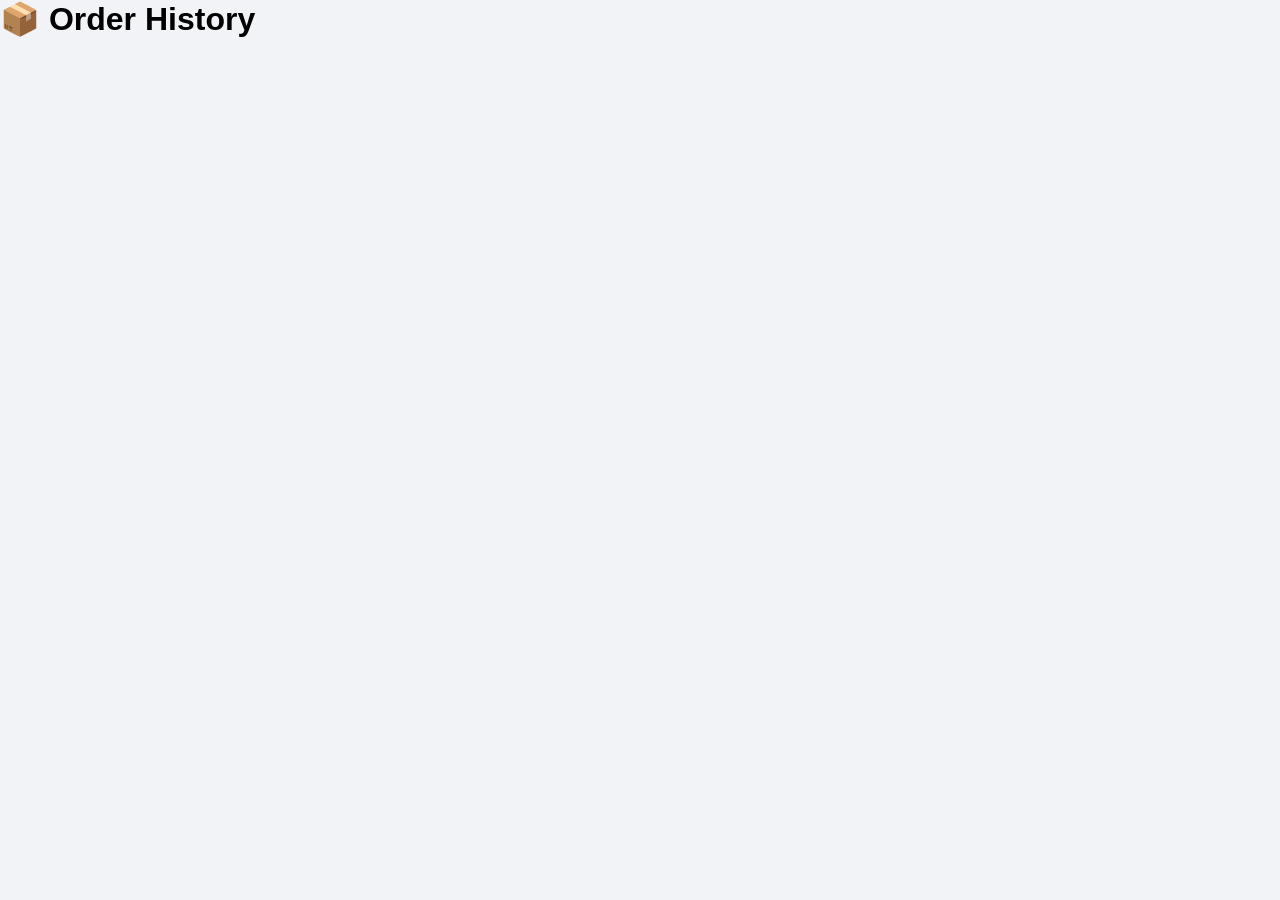
<file: frontend/admin-orders.html>
<!DOCTYPE html>
<html>
<head>
    <title>Admin Orders</title>
    <link rel="stylesheet" href="style.css">
</head>
<body>

<h1>📦 Order History</h1>

<div id="ordersContainer"></div>

<script>

const orders =
JSON.parse(
localStorage.getItem("orders")
) || [];

let html = "";

orders.forEach(order => {

html += `

<div class="card">

    <h3>${order.product}</h3>

    <p>Customer: ${order.customer}</p>

    <p>Phone: ${order.phone}</p>

    <p>Address: ${order.address}</p>

    <p>Payment: ${order.payment}</p>

    <p>Status: ${order.status}</p>

    <p>Date: ${order.orderDate}</p>

</div>

`;

});

document.getElementById(
"ordersContainer"
).innerHTML = html;

</script>

</body>
</html>
</file>
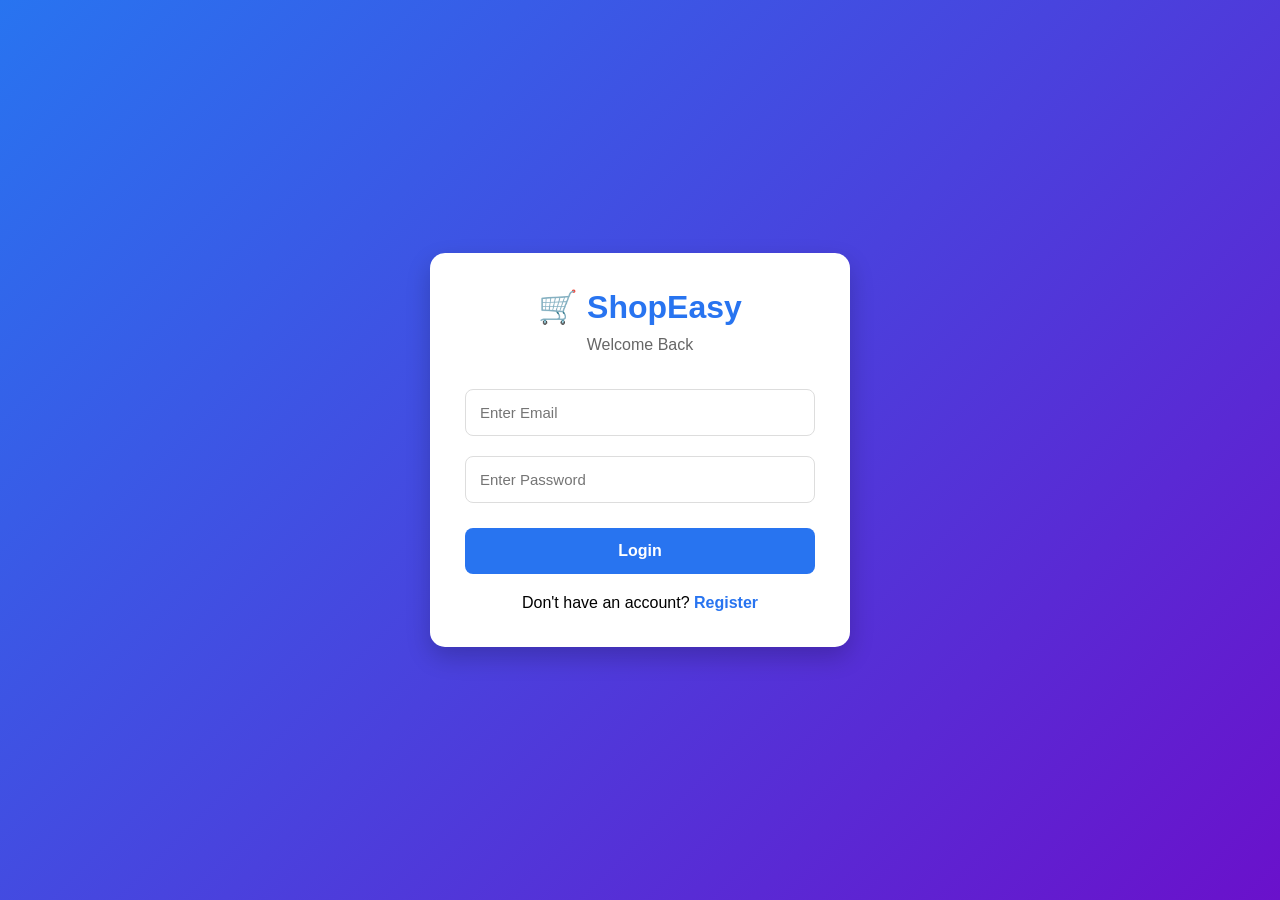
<file: frontend/admin.html>
<!DOCTYPE html>
<html>
<head>
    <title>Admin Panel</title>
    <link rel="stylesheet" href="style.css">
</head>

<body>

<h1>🛒 ShopEasy Admin Panel</h1>

<a href="admin-orders.html">
    📦 View Orders
</a>

<div class="admin-form">

    <input
    type="text"
    id="productName"
    placeholder="Product Name">

    <input
    type="number"
    id="productPrice"
    placeholder="Price">

    <input
    type="text"
    id="productCategory"
    placeholder="Category">

    <!-- CHANGED -->
    <input
    type="text"
    id="productImage"
    placeholder="images/product.jpg">

    <input
    type="text"
    id="productSizes"
    placeholder="Sizes (S,M,L,XL)">

    <button onclick="addProduct()">
        Add Product
    </button>

</div>

<h2>All Products</h2>

<div id="adminProducts"></div>

<button onclick="adminLogout()">
    Logout
</button>

<script src="admin.js"></script>

</body>
</html>
</file>
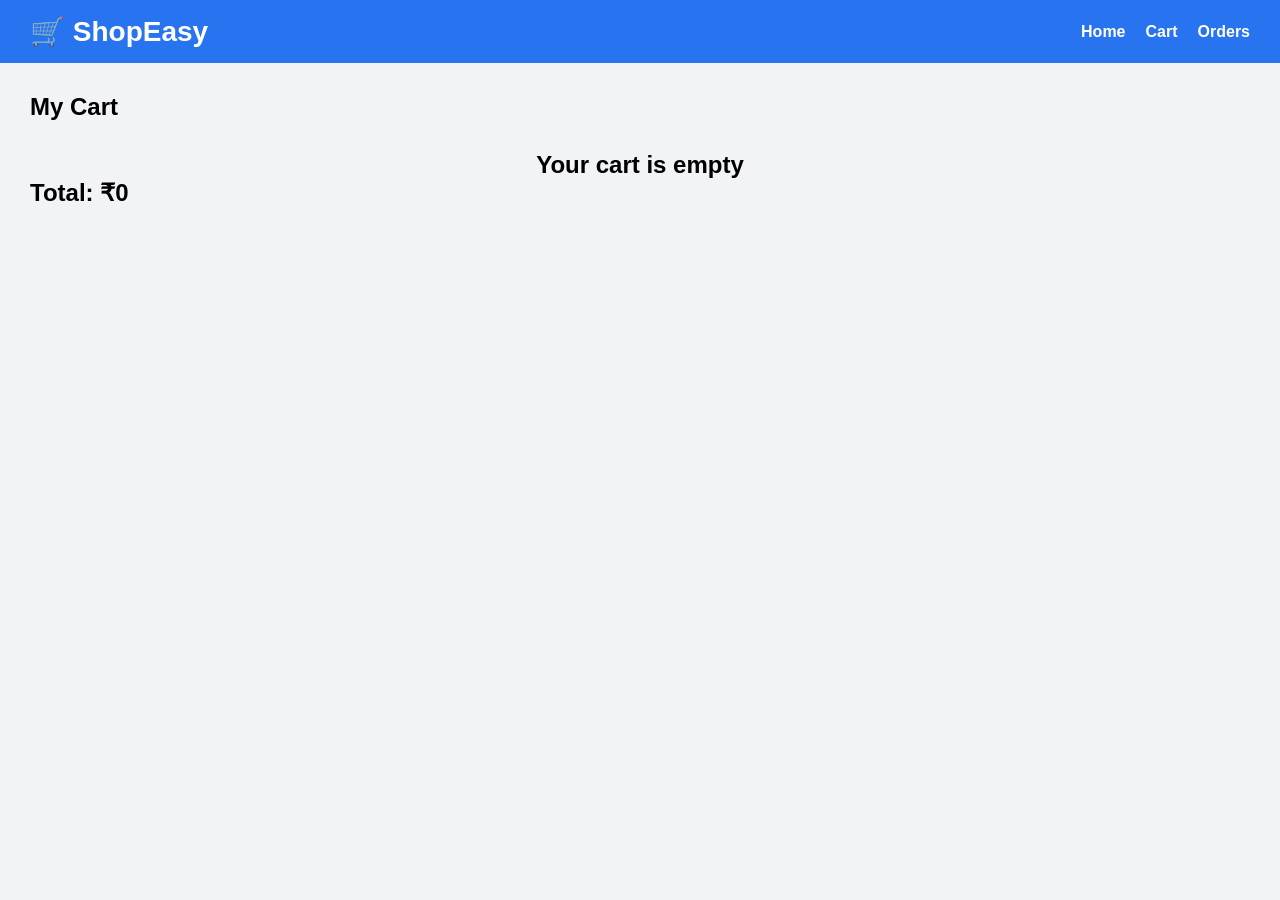
<file: frontend/card.html>
<!DOCTYPE html>
<html lang="en">
<head>
    <meta charset="UTF-8">
    <meta name="viewport" content="width=device-width, initial-scale=1.0">
    <title>Cart - ShopEasy</title>
    <link rel="stylesheet" href="style.css">
</head>
<body>

<header>
    <div class="logo">🛒 ShopEasy</div>

    <nav>
        <a href="index.html">Home</a>
        <a href="cart.html">Cart</a>
        <a href="orders.html">Orders</a>
    </nav>
</header>

<section class="cart-page" style="padding:30px;">
    <h1>My Cart</h1>
    <div id="cartContainer"></div>
    <h2 id="cartTotal">Total: ₹0</h2>
</section>

<script src="cart.js"></script>
</body>
</html>
</file>
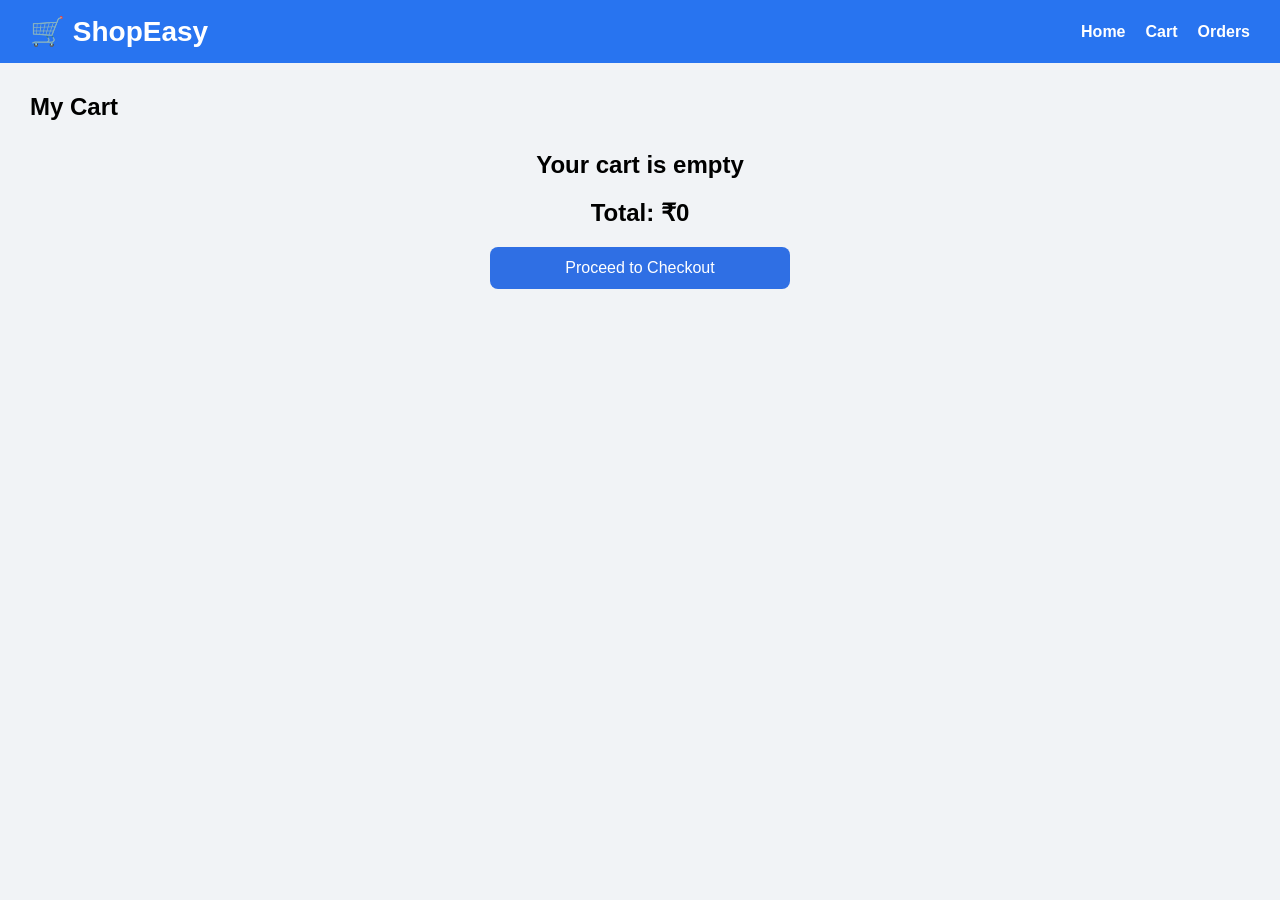
<file: frontend/cart.html>
<!DOCTYPE html>
<html lang="en">
<head>
    <meta charset="UTF-8">
    <meta name="viewport" content="width=device-width, initial-scale=1.0">
    <title>Cart - ShopEasy</title>
    <link rel="stylesheet" href="style.css">
</head>
<body>

<header>
    <div class="logo">🛒 ShopEasy</div>

    <nav>
        <a href="index.html">Home</a>
        <a href="cart.html">Cart</a>
        <a href="orders.html">Orders</a>
    </nav>
</header>

<section class="cart-page" style="padding:30px;">
    <h1 style="margin-bottom:15px;">My Cart</h1>

    <div id="cartContainer"></div>

    <h2 id="cartTotal" style="text-align:center; margin-top:20px;">Total: ₹0</h2>

    <div style="text-align:center; margin-top:20px;">
        <button class="btn" onclick="goToCheckout()" style="max-width:300px;">
            Proceed to Checkout
        </button>
    </div>
</section>

<script src="cart.js"></script>

</body>
</html>
</file>
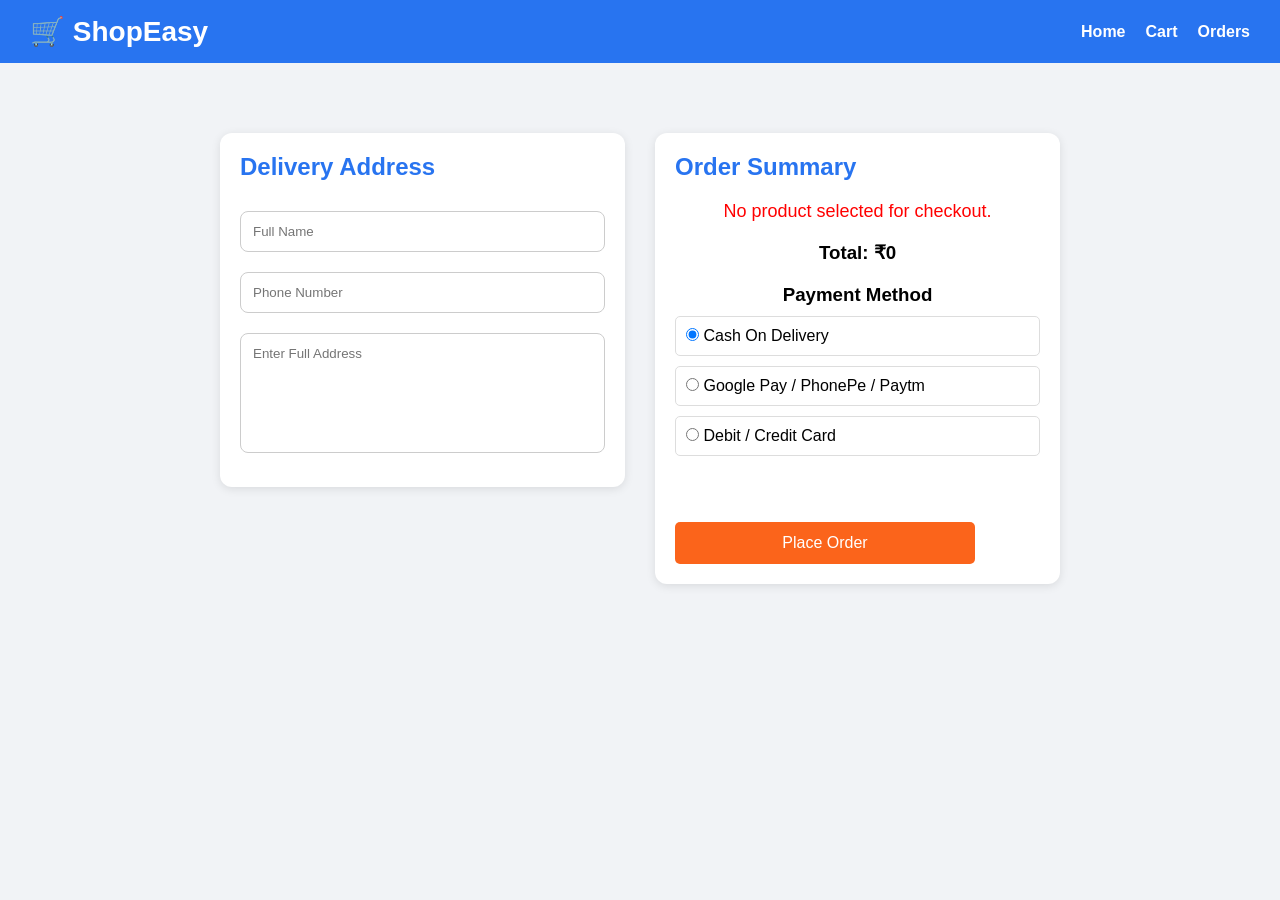
<file: frontend/checkout.html>
<!DOCTYPE html>
<html>
<head>
    <title>Checkout - ShopEasy</title>
    <link rel="stylesheet" href="style.css">
</head>
<body>

<header>
    <div class="logo">🛒 ShopEasy</div>
    <nav>
        <a href="index.html">Home</a>
        <a href="cart.html">Cart</a>
        <a href="orders.html">Orders</a>
    </nav>
</header>

<div class="checkout-container" style="display:flex; gap:30px; padding:30px; align-items:flex-start;">

    <div class="checkout-left" style="flex:1; background:#fff; padding:20px; border-radius:12px;">
        <h2>Delivery Address</h2>

        <input type="text" id="name" placeholder="Full Name" style="width:100%; padding:12px; margin:10px 0; border:1px solid #ccc; border-radius:8px;">

        <input type="text" id="phone" placeholder="Phone Number" style="width:100%; padding:12px; margin:10px 0; border:1px solid #ccc; border-radius:8px;">

        <textarea id="address" placeholder="Enter Full Address" style="width:100%; padding:12px; margin:10px 0; border:1px solid #ccc; border-radius:8px; min-height:120px;"></textarea>
    </div>

    <div class="checkout-right" style="flex:1; background:#fff; padding:20px; border-radius:12px;">
        <h2>Order Summary</h2>

        <div id="orderDetails"></div>

        <h3 id="checkoutTotal" style="margin-top:20px;">Total: ₹0</h3>

        <div class="payment-section" style="margin-top:20px;">
            <h3>Payment Method</h3>

            <label class="payment-option" style="display:block; margin:10px 0;">
                <input type="radio" name="payment" value="Cash On Delivery" checked>
                Cash On Delivery
            </label>

            <label class="payment-option" style="display:block; margin:10px 0;">
                <input type="radio" name="payment" value="UPI">
                Google Pay / PhonePe / Paytm
            </label>

            <label class="payment-option" style="display:block; margin:10px 0;">
                <input type="radio" name="payment" value="Card">
                Debit / Credit Card
            </label>
        </div>

        <br><br>

        <button onclick="placeOrder()" class="btn" style="max-width:300px;">
            Place Order
        </button>
    </div>

</div>

<script src="checkout.js"></script>

</body>
</html>
</file>
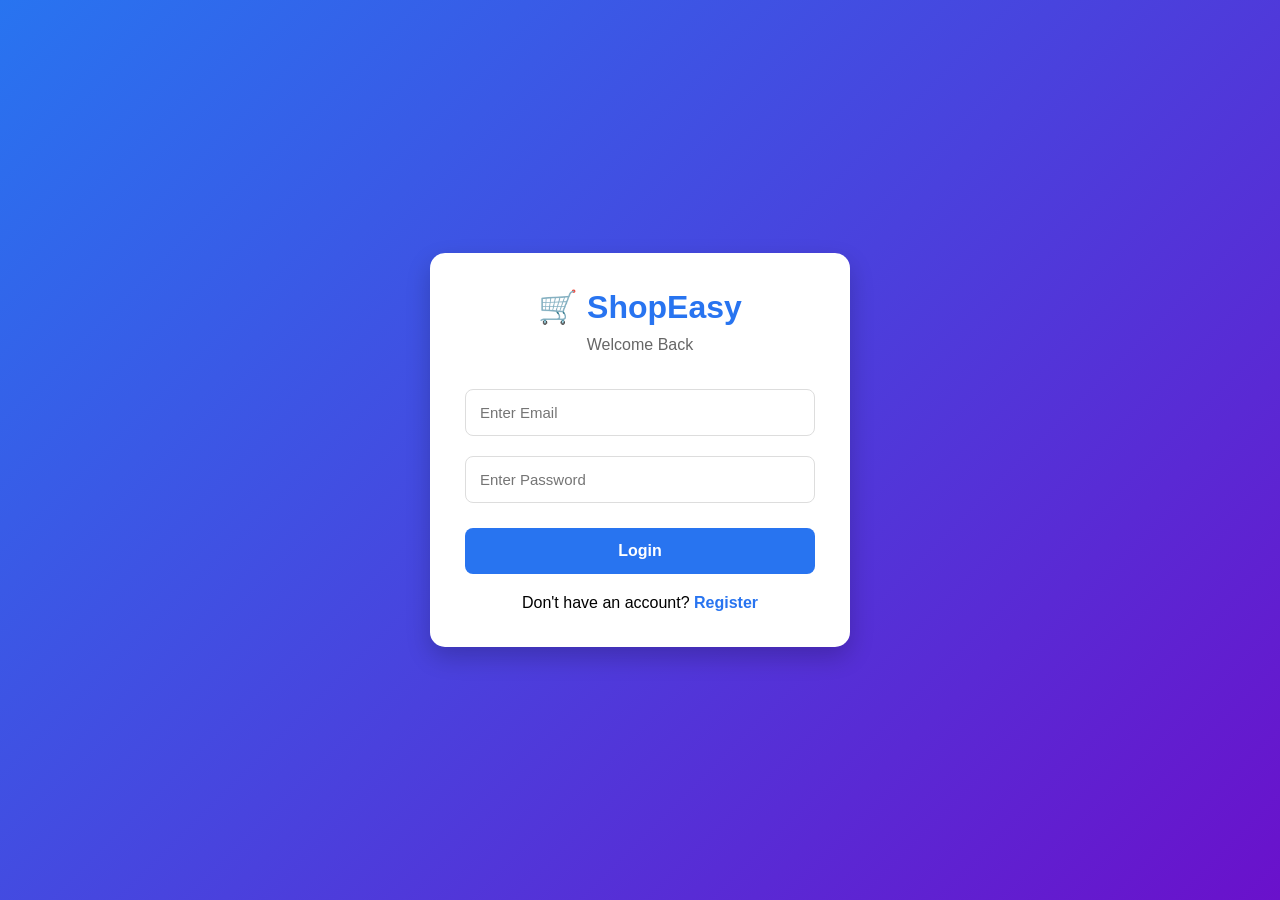
<file: frontend/login.html>
<!DOCTYPE html>
<html lang="en">
<head>
<meta charset="UTF-8">
<meta name="viewport" content="width=device-width, initial-scale=1.0">
<title>Login - ShopEasy</title>
<link rel="stylesheet" href="style.css">
</head>

<body>

<div class="auth-page">

    <div class="auth-card">

        <div class="auth-header">
            <h1>🛒 ShopEasy</h1>
            <p>Welcome Back</p>
        </div>

        <form id="loginForm">
            

            <input
                type="email"
                id="email"
                placeholder="Enter Email"
                required
            >

            <input
                type="password"
                id="password"
                placeholder="Enter Password"
                required
            >

            <button type="submit">
                Login
            </button>

        </form>

        <p id="message"></p>

        <div class="auth-footer">
            Don't have an account?
            <a href="register.html">Register</a>
        </div>

    </div>

</div>

<script>
const loginForm = document.getElementById("loginForm");

loginForm.addEventListener("submit", async (e) => {
    e.preventDefault();

    const email =
    document.getElementById("email").value;

    const password =
    document.getElementById("password").value;

    // Admin Login
    if(
        email === "admin@shopeasy.com" &&
        password === "admin123"
    ){
        localStorage.setItem("admin", "true");
        localStorage.setItem("loggedInUser", email); // important
        window.location.href = "admin.html";
        return;
    }

    try{
        const response = await fetch(
            "http://localhost:5000/api/auth/login",
            {
                method:"POST",
                headers:{
                    "Content-Type":"application/json"
                },
                body:JSON.stringify({
                    email,
                    password
                })
            }
        );

        const data = await response.json();

        document.getElementById("message").innerText =
        data.message;

        if(data.message === "Login Successful"){

            localStorage.setItem(
                "user",
                JSON.stringify({
                    name: data.name,
                    email: data.email
                })
            );

            // IMPORTANT
            localStorage.setItem(
                "loggedInUser",
                data.email
            );

            setTimeout(() => {
                window.location.href = "index.html";
            }, 1000);
        }

    }catch(error){
        document.getElementById("message").innerText =
        "Login Failed";
    }
});
</script>

</body>
</html>
</file>
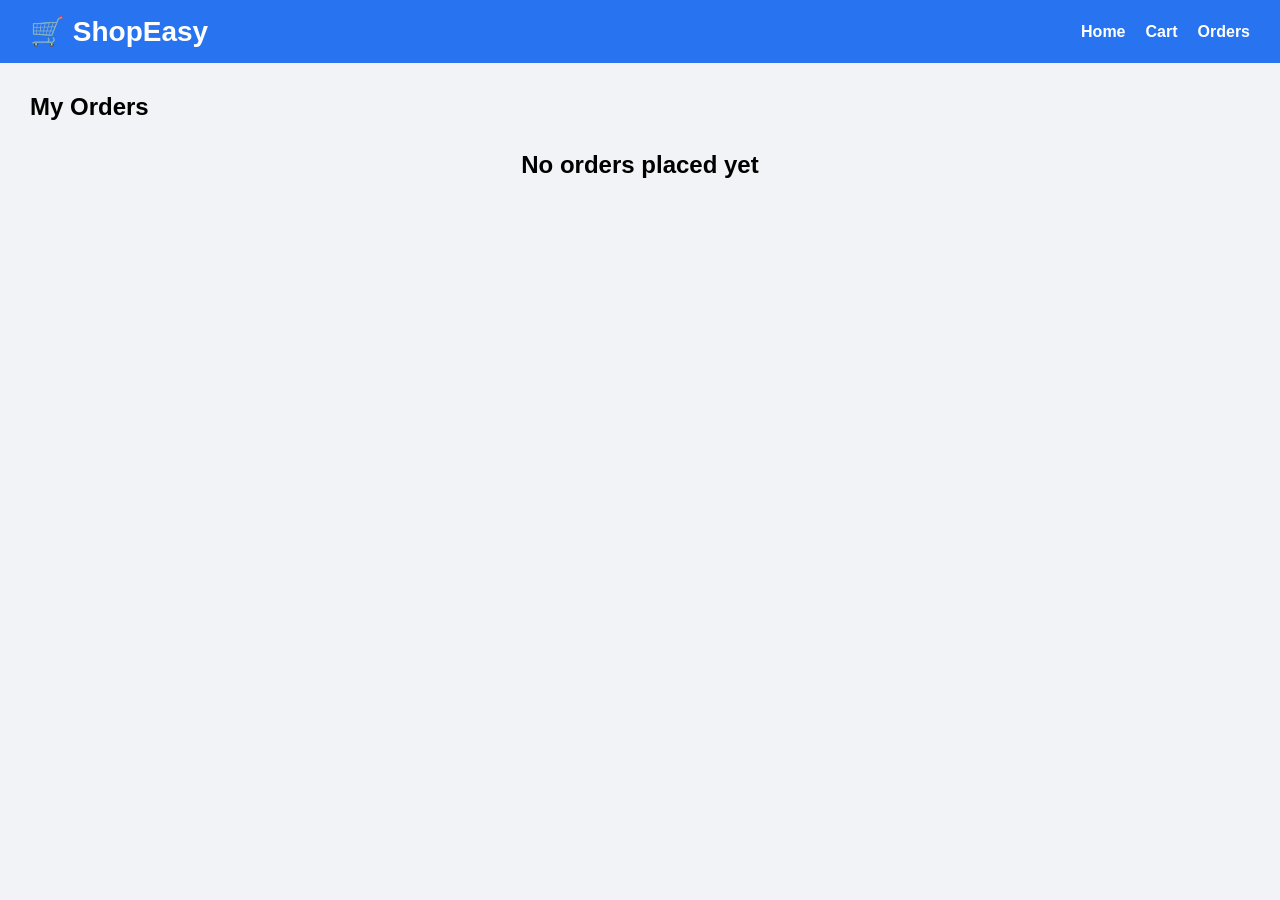
<file: frontend/orders.html>
<!DOCTYPE html>
<html lang="en">
<head>
    <meta charset="UTF-8">
    <meta name="viewport" content="width=device-width, initial-scale=1.0">
    <title>Orders - ShopEasy</title>
    <link rel="stylesheet" href="style.css">
</head>
<body>

<header>
    <div class="logo">🛒 ShopEasy</div>
    <nav>
        <a href="index.html">Home</a>
        <a href="cart.html">Cart</a>
        <a href="orders.html">Orders</a>
    </nav>
</header>

<section style="padding:30px;">
    <h1 style="margin-bottom:20px;">My Orders</h1>
    <div id="ordersContainer"></div>
</section>

<script src="orders.js"></script>
</body>
</html>
</file>
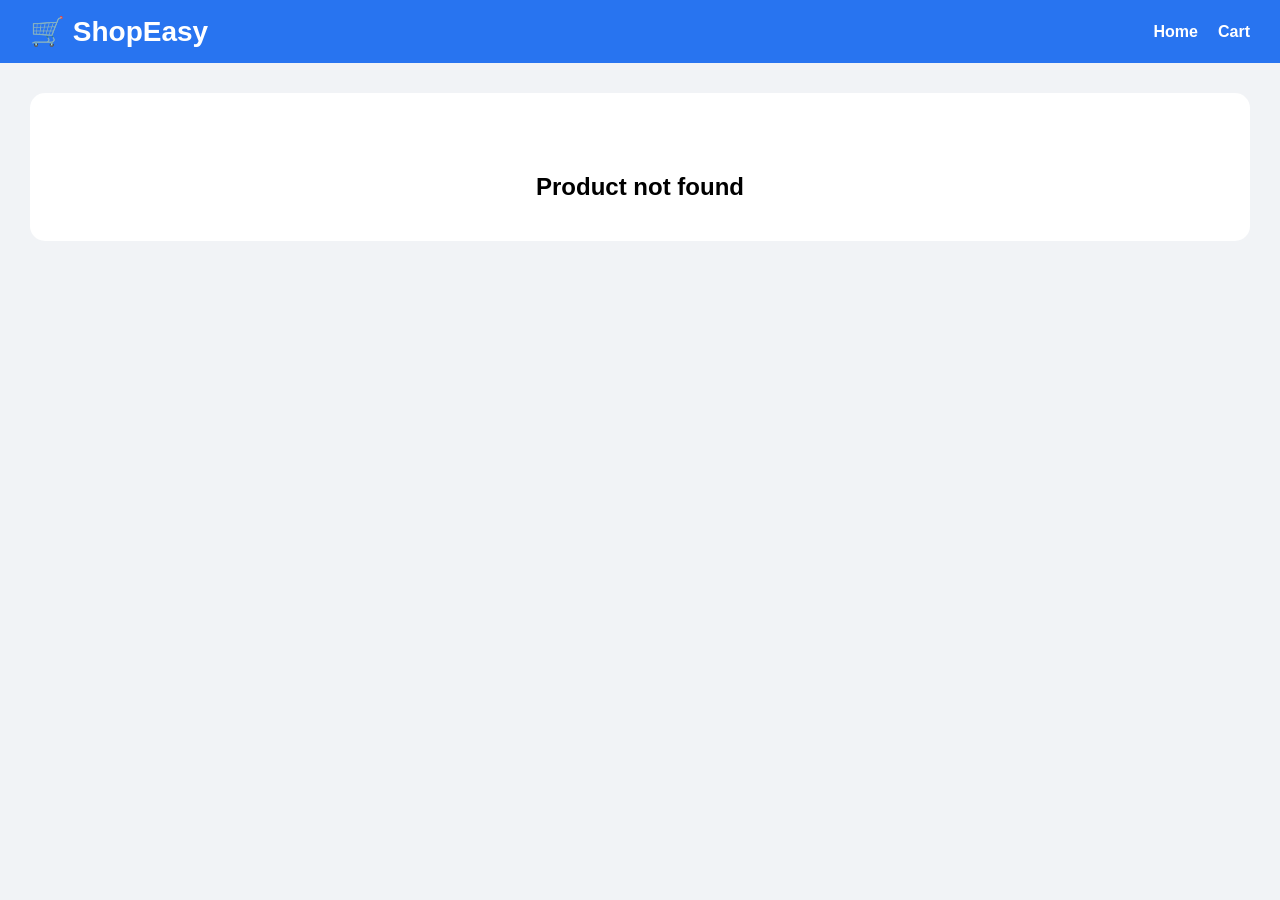
<file: frontend/product.html>
<!DOCTYPE html>
<html lang="en">
<head>
    <meta charset="UTF-8">
    <meta name="viewport" content="width=device-width, initial-scale=1.0">
    <title>Product Details - ShopEasy</title>
    <link rel="stylesheet" href="style.css">
</head>
<body>

<header>
    <div class="logo">🛒 ShopEasy</div>
    <nav>
        <a href="index.html">Home</a>
        <a href="cart.html">Cart</a>
    </nav>
</header>

<div class="product-details">
    <div class="product-image">
        <img id="productImage" src="" alt="Product Image">
    </div>

    <div class="product-info">
        <h1 id="productName"></h1>
        <p class="rating" id="productRating"></p>
        <p class="price" id="productPrice"></p>
        <p id="productDescription"></p>
        <div id="sizeSection"></div>

        <button type="button" class="btn" onclick="addToCart()">Add To Cart</button>
        <button type="button" class="buy-btn" onclick="buyNow()">Buy Now</button>
    </div>
</div>

<script src="product.js"></script>
</body>
</html>
</file>
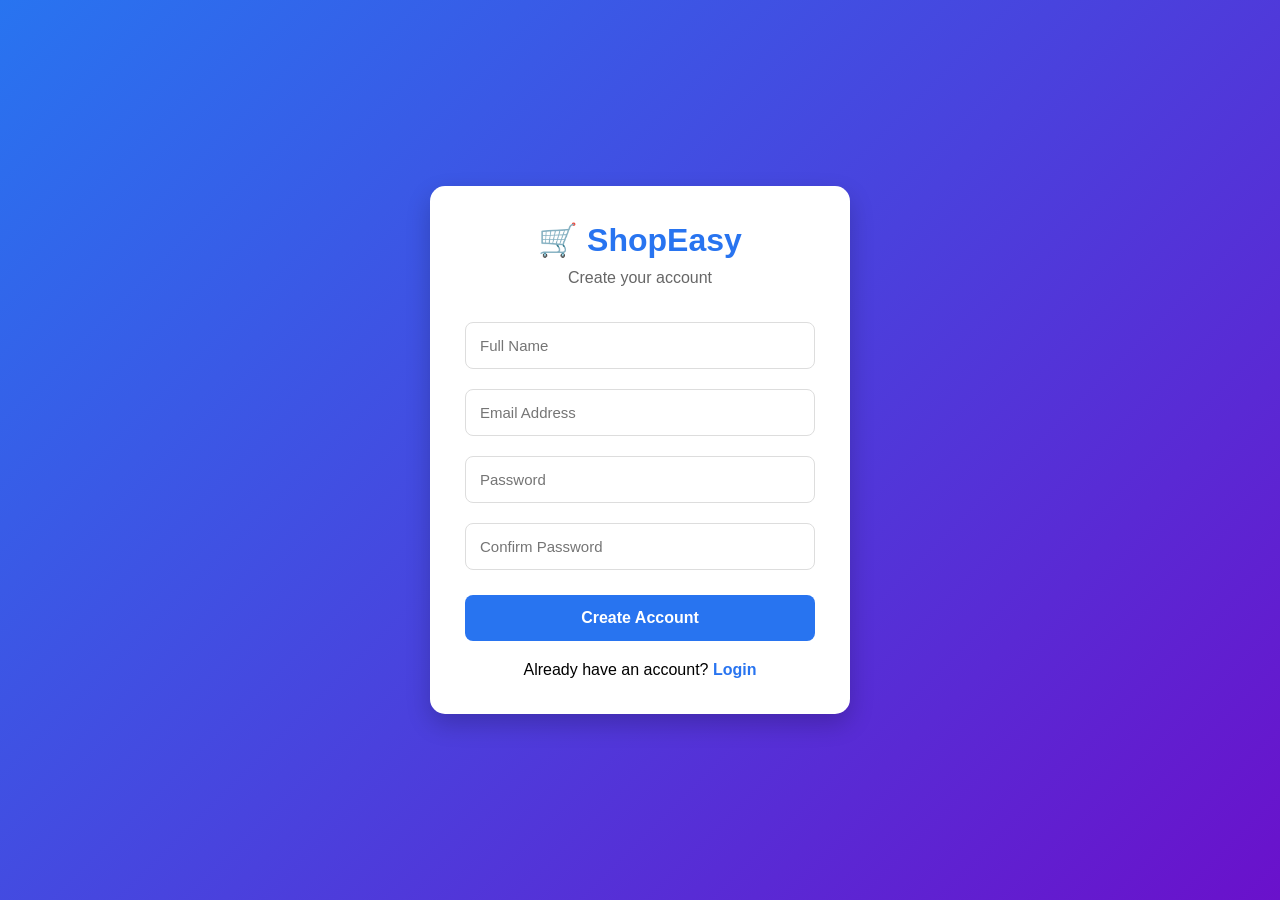
<file: frontend/register.html>
<!DOCTYPE html>
<html lang="en">
<head>
    <meta charset="UTF-8">
    <meta name="viewport" content="width=device-width, initial-scale=1.0">
    <title>Register - ShopEasy</title>
    <link rel="stylesheet" href="style.css">
</head>
<body>

<div class="auth-page">

    <div class="auth-card">

        <div class="auth-header">
            <h1>🛒 ShopEasy</h1>
            <p>Create your account</p>
        </div>

        <form id="registerForm">

            <input type="text"
                   id="name"
                   placeholder="Full Name"
                   required>

            <input type="email"
                   id="email"
                   placeholder="Email Address"
                   required>

            <input type="password"
                   id="password"
                   placeholder="Password"
                   required>

            <input type="password"
                   id="confirmPassword"
                   placeholder="Confirm Password"
                   required>

            <button type="submit">
                Create Account
            </button>

        </form>

        <p id="message"></p>

        <div class="auth-footer">
            Already have an account?
            <a href="login.html">Login</a>
        </div>

    </div>

</div>

<script>
const form = document.getElementById("registerForm");

form.addEventListener("submit", async (e) => {

    e.preventDefault();

    const name = document.getElementById("name").value;
    const email = document.getElementById("email").value;
    const password = document.getElementById("password").value;
    const confirmPassword =
        document.getElementById("confirmPassword").value;

    if(password !== confirmPassword){
        document.getElementById("message").innerText =
            "Passwords do not match";
        return;
    }

    try{

        const response = await fetch(
            "http://localhost:5000/api/auth/register",
            {
                method:"POST",
                headers:{
                    "Content-Type":"application/json"
                },
                body:JSON.stringify({
                    name,
                    email,
                    password
                })
            }
        );

        const data = await response.json();

        document.getElementById("message").innerText =
            data.message;

    }catch(error){

        document.getElementById("message").innerText =
            "Registration Failed";

    }

});
</script>

</body>
</html>
</file>
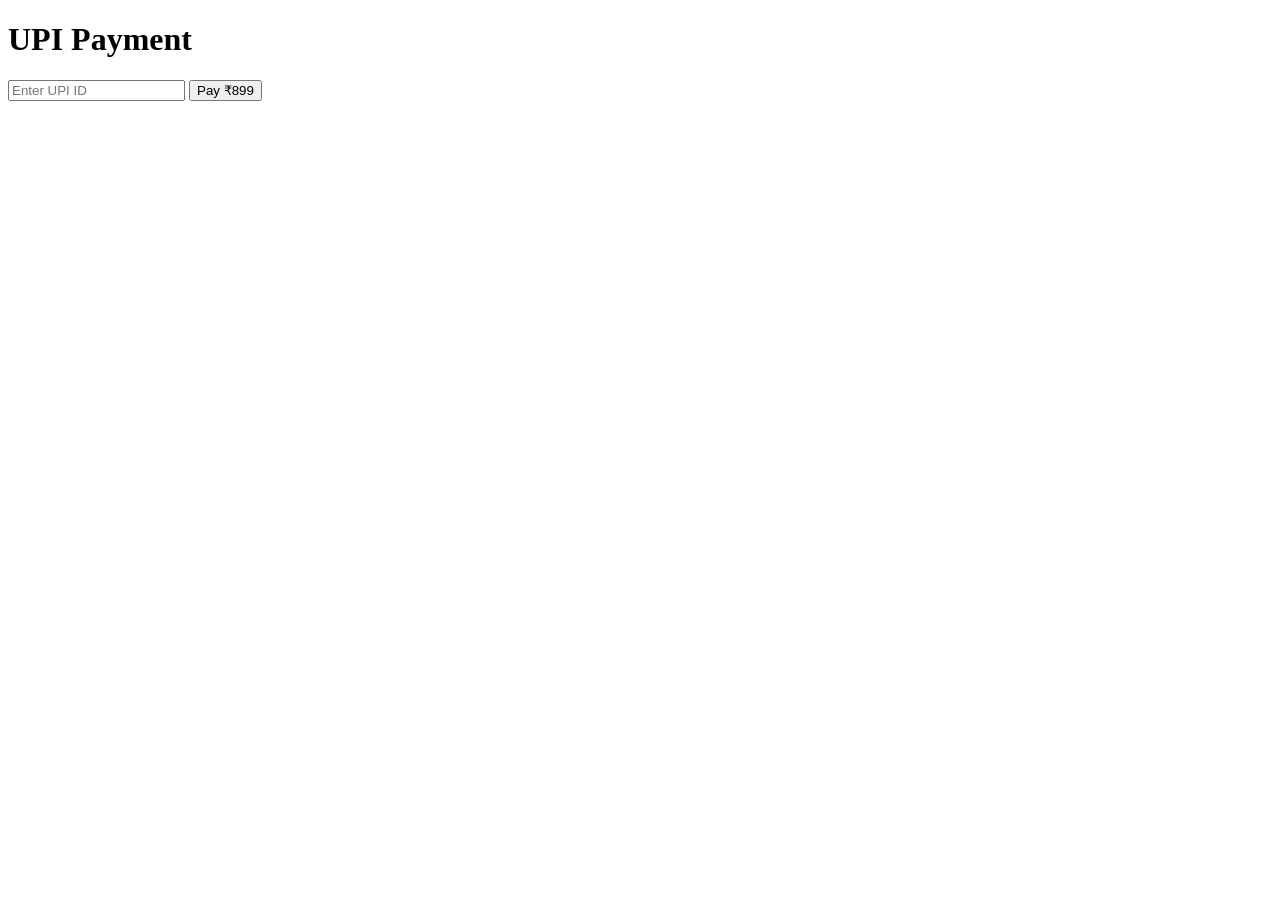
<file: frontend/upi.html>
<!DOCTYPE html>
<html>
<head>
<title>UPI Payment</title>
</head>
<body>

<h1>UPI Payment</h1>

<input
type="text"
id="upiId"
placeholder="Enter UPI ID">

<button onclick="payNow()">
Pay ₹899
</button>

<script>

function payNow(){

    const upiId =
    document.getElementById("upiId").value;

    if(!upiId){

        alert(
        "Enter UPI ID"
        );

        return;
    }

    alert(
    "Payment Successful ✅"
    );

    saveOrderAndRedirect();

}

</script>

</body>
</html>
</file>
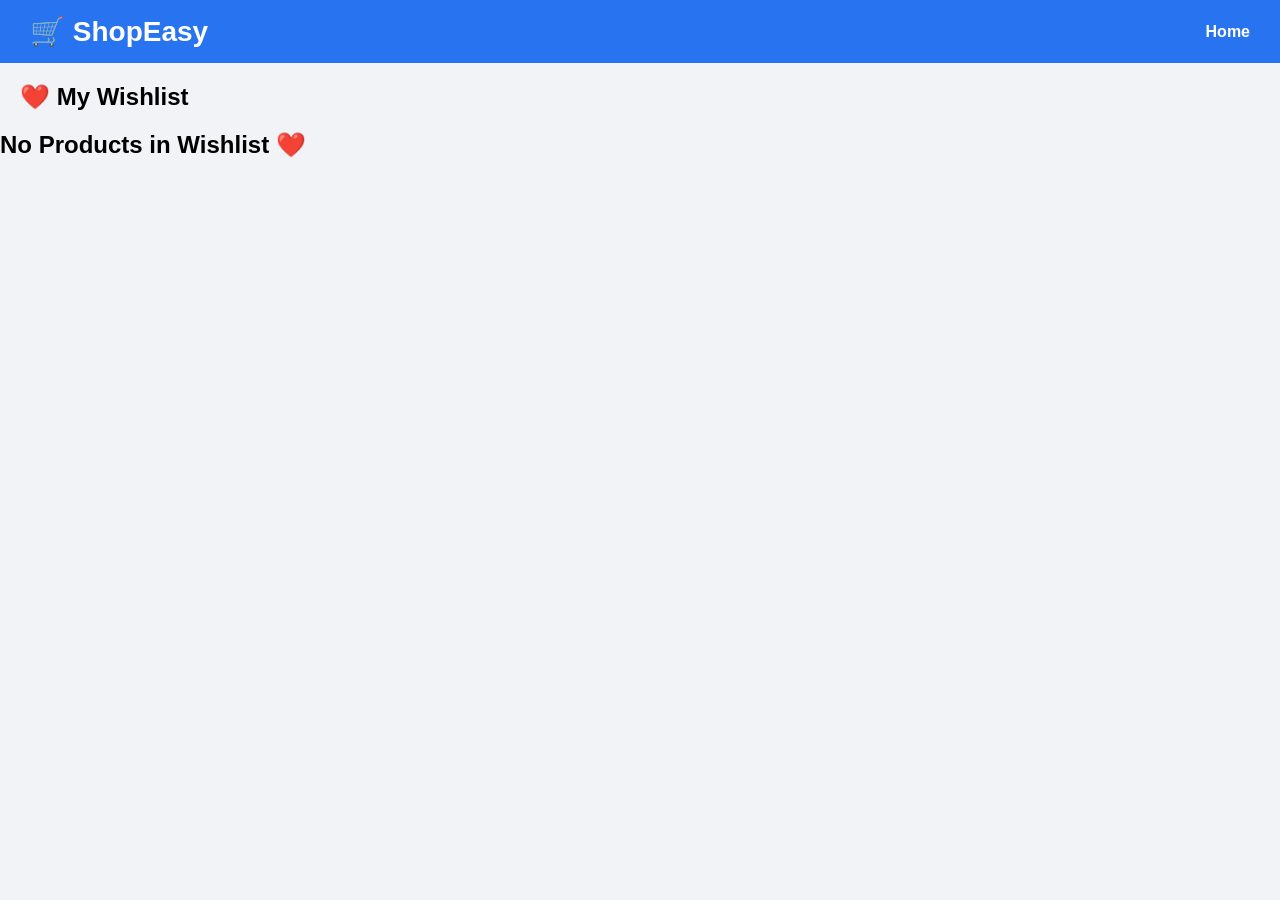
<file: frontend/wishlist.html>
<!DOCTYPE html>
<html>
<head>
    <title>Wishlist</title>
    <link rel="stylesheet" href="style.css">
</head>
<body>

<header>
    <div class="logo">
        🛒 ShopEasy
    </div>

    <nav>
        <a href="index.html">
            Home
        </a>
    </nav>
</header>

<h2 class="section-title">
    ❤️ My Wishlist
</h2>

<div id="wishlistContainer"></div>

<script src="wishlist.js"></script>

</body>
</html>
</file>
<file: frontend/style.css>
*{
    margin:0;
    padding:0;
    box-sizing:border-box;
    font-family:Arial, sans-serif;
}

body{
    background:#f1f3f6;
}

/* Navbar */

header{
    background:#2874f0;
    color:white;
    padding:15px 30px;

    display:flex;
    justify-content:space-between;
    align-items:center;
}

.logo{
    font-size:28px;
    font-weight:bold;
}

.search-box{
    width:45%;
    display:flex;
}

.search-box input{
    width:100%;
    padding:10px;
    border:none;
    outline:none;
}

.search-box button{
    padding:10px 20px;
    border:none;
    background:#ffe500;
    cursor:pointer;
    font-weight:bold;
}

nav{
    display:flex;
    gap:20px;
}

nav a{
    text-decoration:none;
    color:white;
    font-weight:bold;
}

/* Hero Section */

.hero{
    margin:20px;
    height:300px;

    background:linear-gradient(
        135deg,
        #2874f0,
        #6a11cb
    );

    color:white;

    display:flex;
    flex-direction:column;
    justify-content:center;
    align-items:center;

    border-radius:12px;
}

.hero h1{
    font-size:50px;
    margin-bottom:15px;
}

.hero p{
    font-size:22px;
}

/* Categories */

.categories{
    display:flex;
    justify-content:center;
    gap:20px;

    margin:30px;
}

.category{
    background:white;
    padding:15px 25px;
    border-radius:10px;
    box-shadow:0 2px 8px rgba(0,0,0,0.1);
    cursor:pointer;
    font-weight:bold;
}

/* Products */

.section-title{
    margin:20px;
}

#products{
    display:flex;
    flex-wrap:wrap;
    gap:20px;
    padding:20px;
    justify-content:center;
}

.card{
    background:white;
    width:280px;
    border-radius:12px;
    overflow:hidden;

    box-shadow:0 2px 10px rgba(0,0,0,0.1);

    transition:0.3s;
}

.card:hover{
    transform:translateY(-5px);
}

.card img{
    width:100%;
    height:220px;
    object-fit:cover;
}

.card-content{
    padding:15px;
}

.card h3{
    margin-bottom:10px;
}

.price{
    color:green;
    font-size:22px;
    font-weight:bold;
    margin:10px 0;
}

.rating{
    color:orange;
}

.btn{
    width:100%;
    padding:12px;
    border:none;
    background:#2874f0;
    color:white;
    cursor:pointer;
    border-radius:5px;
}
.auth-container{
    width:400px;
    margin:50px auto;
    background:white;
    padding:30px;
    border-radius:10px;
    box-shadow:0 2px 10px rgba(0,0,0,0.1);
}

.auth-container h2{
    text-align:center;
    margin-bottom:20px;
}

.auth-container input{
    width:100%;
    padding:12px;
    margin:10px 0;
    border:1px solid #ccc;
    border-radius:5px;
}

.auth-container button{
    width:100%;
    padding:12px;
    background:#2874f0;
    color:white;
    border:none;
    border-radius:5px;
    cursor:pointer;
}

#message{
    margin-top:15px;
    text-align:center;
    font-weight:bold;
}
.auth-page{
    min-height:100vh;
    display:flex;
    justify-content:center;
    align-items:center;

    background:linear-gradient(
        135deg,
        #2874f0,
        #6a11cb
    );
}

.auth-card{
    width:420px;
    background:white;
    padding:35px;
    border-radius:15px;
    box-shadow:0 10px 25px rgba(0,0,0,0.2);
}

.auth-header{
    text-align:center;
    margin-bottom:25px;
}

.auth-header h1{
    color:#2874f0;
    margin-bottom:10px;
}

.auth-header p{
    color:#666;
}

.auth-card input{
    width:100%;
    padding:14px;
    margin:10px 0;
    border:1px solid #ddd;
    border-radius:8px;
    font-size:15px;
}

.auth-card button{
    width:100%;
    padding:14px;
    background:#2874f0;
    color:white;
    border:none;
    border-radius:8px;
    margin-top:15px;
    cursor:pointer;
    font-size:16px;
    font-weight:bold;
}

.auth-card button:hover{
    background:#165dcf;
}

#message{
    text-align:center;
    margin-top:15px;
    font-weight:bold;
}

.auth-footer{
    text-align:center;
    margin-top:20px;
}

.auth-footer a{
    color:#2874f0;
    text-decoration:none;
    font-weight:bold;
}
.product-details{
    display:flex;
    gap:40px;
    padding:40px;
    background:white;
    margin:30px;
    border-radius:15px;
}

.product-image img{
    width:450px;
    border-radius:10px;
}

.product-info{
    flex:1;
}

.product-info h1{
    margin-bottom:15px;
}

.product-info p{
    margin:15px 0;
}

.buy-btn{
    background:#ff9f00;
    color:white;
    border:none;
    padding:12px 25px;
    margin-left:10px;
    border-radius:5px;
    cursor:pointer;
}
.search-container{
    text-align:center;
    margin:20px;
}

.search-container input{
    width:60%;
    padding:12px;
    border:1px solid #ccc;
    border-radius:25px;
    font-size:16px;
}

.filter-container{
    text-align:center;
    margin-bottom:20px;
}

.filter-container button{
    margin:5px;
    padding:10px 20px;
    border:none;
    background:#2874f0;
    color:white;
    border-radius:20px;
    cursor:pointer;
}

.filter-container button:hover{
    background:#165dcf;
}
.product-header{
    display:flex;
    justify-content:space-between;
    align-items:center;
}

.wishlist-icon{
    cursor:pointer;
    font-size:20px;
}

.wishlist-icon:hover{
    transform:scale(1.2);
}
header{
    display:flex;
    justify-content:space-between;
    align-items:center;
    padding:15px 30px;
    background:#2874f0;
}

.logo a{
    color:white;
    text-decoration:none;
    font-size:28px;
    font-weight:bold;
}

nav{
    display:flex;
    gap:20px;
    align-items:center;
}

nav a{
    color:white;
    text-decoration:none;
    font-weight:bold;
}

.user-name{
    color:white;
    font-weight:bold;
}
.checkout-container{
    width: 80%;
    max-width: 900px;
    margin: 40px auto;
    display: flex;
    gap: 30px;
    justify-content: center;
}

.checkout-left,
.checkout-right{
    flex: 1;
    background: white;
    padding: 25px;
    border-radius: 10px;
    box-shadow: 0 2px 10px rgba(0,0,0,0.1);
}

.checkout-left h2,
.checkout-right h2{
    margin-bottom: 20px;
    color: #2874f0;
}

.checkout-left input,
.checkout-left textarea{
    width: 100%;
    padding: 12px;
    margin-bottom: 15px;
    border: 1px solid #ddd;
    border-radius: 5px;
}

.checkout-left textarea{
    height: 100px;
    resize: none;
}

.checkout-right img{
    display: block;
    margin: 0 auto 15px;
    border-radius: 10px;
}

.checkout-right h3{
    text-align: center;
}

.checkout-right p{
    text-align: center;
    font-size: 18px;
}

.checkout-right button{
    width: 100%;
    padding: 12px;
    margin-top: 20px;
    border: none;
    background: #fb641b;
    color: white;
    font-size: 16px;
    border-radius: 5px;
    cursor: pointer;
}

.checkout-right button:hover{
    background: #e85a15;
}
.payment-section{
    margin-top: 20px;
}

.payment-section h3{
    margin-bottom: 10px;
}

.payment-option{
    display: block;
    padding: 10px;
    margin-bottom: 10px;
    border: 1px solid #ddd;
    border-radius: 5px;
    cursor: pointer;
}

.payment-option:hover{
    background: #f5f5f5;
}
.admin-form{
    width: 500px;
    margin: 30px auto;
    display: flex;
    flex-direction: column;
    gap: 10px;
}

.admin-form input{
    padding: 10px;
}

.admin-form button{
    padding: 12px;
    cursor: pointer;
}

#adminProducts{
    display: grid;
    grid-template-columns:
    repeat(auto-fit,minmax(250px,1fr));
    gap: 20px;
    padding: 20px;
}
.products-grid{
    display:grid;
    grid-template-columns:repeat(auto-fit, minmax(250px, 1fr));
    gap:25px;
    padding:20px 0;
}

.card{
    background:white;
    border-radius:16px;
    overflow:hidden;
    box-shadow:0 4px 12px rgba(0,0,0,0.1);
}

.card img{
    width:100%;
    height:250px;
    object-fit:cover;
    display:block;
}

.card-content{
    padding:18px;
}

.product-header{
    display:flex;
    justify-content:space-between;
    align-items:center;
}

.product-category{
    color:#555;
    font-size:14px;
}

.rating{
    color:orange;
    margin:8px 0;
}

.price{
    color:green;
    font-size:28px;
    font-weight:bold;
    margin:10px 0;
}

.btn{
    width:100%;
    padding:12px;
    border:none;
    background:#2f6fe4;
    color:white;
    border-radius:8px;
    cursor:pointer;
    font-size:16px;
}

.wishlist-icon{
    cursor:pointer;
    font-size:24px;
}
.cart-page{
    padding:30px;
}

.cart-item{
    max-width:800px;
    margin:20px auto;
    background:#fff;
    border-radius:12px;
    padding:15px;
    display:flex;
    gap:20px;
    align-items:center;
    box-shadow:0 4px 10px rgba(0,0,0,0.1);
}

.cart-item img{
    width:150px;
    height:150px;
    object-fit:cover;
    border-radius:10px;
}

.cart-item-info{
    flex:1;
}

.size-btn{
    padding:8px 14px;
    border:1px solid #ccc;
    background:#fff;
    border-radius:6px;
    cursor:pointer;
}
</file>
